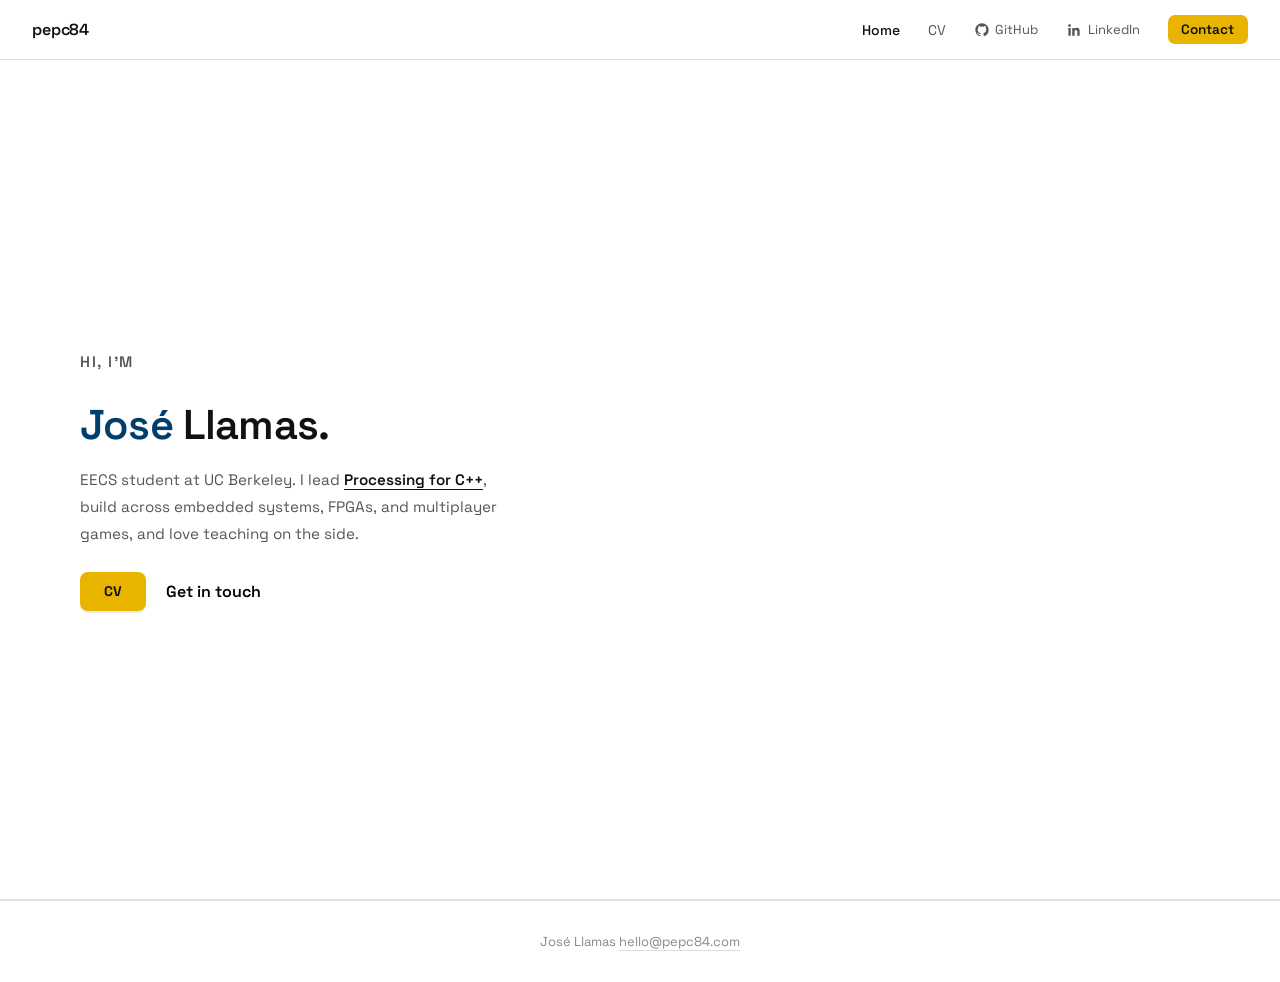
<file: index.html>
<!DOCTYPE html>
<html lang="en">
<head>
  <meta charset="UTF-8">
  <meta name="viewport" content="width=device-width, initial-scale=1.0">
  <title>José Llamas</title>
  <meta name="description" content="Personal site of José Llamas — EECS student at UC Berkeley.">
  <link rel="preconnect" href="https://fonts.googleapis.com">
  <link rel="stylesheet" href="https://fonts.googleapis.com/css2?family=Space+Grotesk:wght@400;500;600&display=swap">
  <link rel="stylesheet" href="style.css">
</head>
<body>
<nav id="site-nav"></nav>
<div class="hero" style="align-items:center;">
  <div class="hero-left">
    <p class="section-label">Hi, I'm</p>
    <h1><span class="blue">José</span> Llamas.</h1>
    <p>
      EECS student at UC Berkeley. I lead <a href="https://processing-cpp.github.io" target="_blank" style="color:#111;font-weight:600;border-bottom:1px solid #111;">Processing for C++</a>,
      build across embedded systems, FPGAs, and multiplayer games, and love teaching on the side.
    </p>
    <div class="hero-actions">
      <a class="btn-yellow" href="/cv.html">CV</a>
      <button class="hero-link" style="background:none;border:none;cursor:pointer;font-family:inherit;font-size:inherit;padding:0;" onclick="document.getElementById('contact-modal').classList.add('open')">Get in touch</button>
    </div>
  </div>
</div>
<footer><p>José Llamas <a href="mailto:hello@pepc84.com">hello@pepc84.com</a></p></footer>
<script src="nav.js"></script>
</body>
</html>
</file>
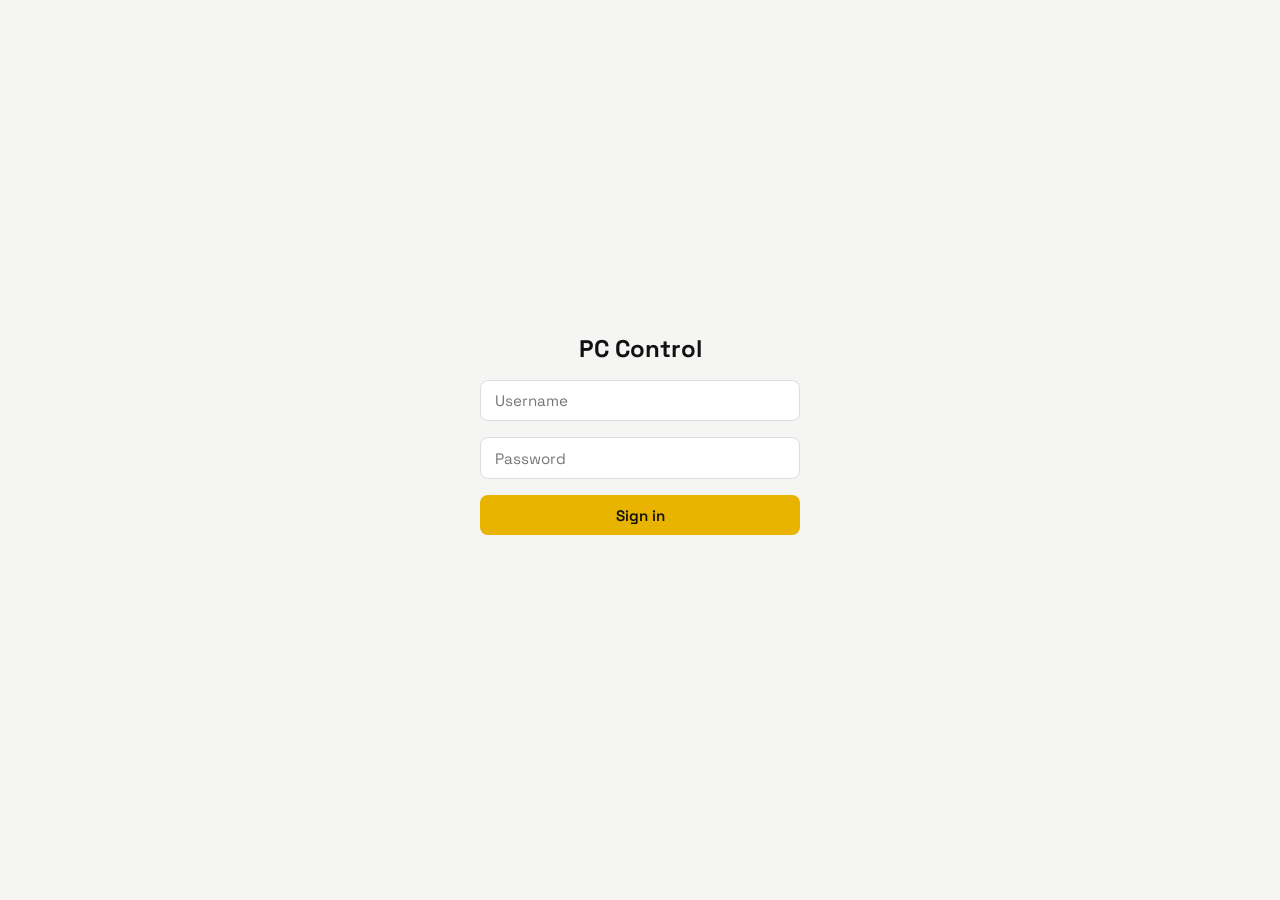
<file: control/index.html>
<!DOCTYPE html>
<html lang="en">
<head>
  <meta charset="UTF-8">
  <meta name="viewport" content="width=device-width, initial-scale=1.0, user-scalable=no">
  <title>PC Control · pepc84</title>
  <link rel="preconnect" href="https://fonts.googleapis.com">
  <link rel="stylesheet" href="https://fonts.googleapis.com/css2?family=Space+Grotesk:wght@400;500;600&display=swap">
  <style>
    *, *::before, *::after { box-sizing: border-box; margin: 0; padding: 0; }
    html, body {
      height: 100%; overflow: hidden;
      font-family: 'Space Grotesk', sans-serif;
      background: #f5f5f3; color: #111;
      touch-action: none; user-select: none; -webkit-user-select: none;
    }

    /* ── Login ── */
    #login-screen {
      display: flex; flex-direction: column; align-items: center; justify-content: center;
      height: 100%; gap: 1rem; padding: 2rem;
    }
    #login-screen h1 { font-size: 1.5rem; }
    #login-screen input {
      width: 100%; max-width: 320px; padding: 0.65rem 0.9rem;
      border: 1px solid #ddd; border-radius: 8px;
      font-family: inherit; font-size: 0.95rem;
      touch-action: auto; user-select: auto; -webkit-user-select: auto;
    }
    #login-screen input:focus { outline: none; border-color: #e8b400; }
    #login-btn {
      width: 100%; max-width: 320px; background: #e8b400; color: #111;
      border: none; border-radius: 8px; padding: 0.65rem;
      font-family: inherit; font-size: 0.95rem; font-weight: 600; cursor: pointer;
    }
    #login-btn:active { background: #d4a400; }
    #login-error { color: #c00; font-size: 0.85rem; min-height: 1.2em; }

    /* ── Main ── */
    #main-screen { display: none; flex-direction: column; height: 100%; }

    .top-bar {
      flex-shrink: 0; padding: 0.7rem 1rem 0.55rem;
      display: flex; flex-direction: column; gap: 0.55rem;
      background: #f5f5f3;
    }
    .title-row { display: flex; align-items: center; justify-content: space-between; }
    .title-row h1 { font-size: 1.05rem; }
    .title-actions { display: flex; align-items: center; gap: 0.6rem; }
    .status-row { display: flex; align-items: center; gap: 0.4rem; font-size: 0.75rem; color: #777; }
    .dot { width: 7px; height: 7px; border-radius: 50%; background: #ccc; }
    .dot.online  { background: #2a7a2a; }
    .dot.offline { background: #c00; }

    /* Camera toggle */
    #cam-toggle {
      background: none; border: 1px solid #ddd; border-radius: 7px;
      padding: 0.3rem 0.55rem; font-size: 1rem; cursor: pointer; line-height: 1;
    }
    #cam-toggle.active { border-color: #e8b400; background: #fffbe6; }

    .power-row { display: flex; align-items: center; gap: 1rem; }
    .power-wrap { position: relative; width: 52px; height: 52px; flex-shrink: 0; }
    #power-btn {
      width: 52px; height: 52px; border-radius: 50%;
      border: 2.5px solid #111; background: #fff;
      cursor: pointer; display: flex; align-items: center; justify-content: center;
      transition: background 0.12s, transform 0.08s;
      -webkit-touch-callout: none;
    }
    #power-btn:active { transform: scale(0.91); background: #f0f0f0; }
    #power-btn svg { pointer-events: none; }
    /* SVG progress ring overlay */
    #power-ring {
      position: absolute; inset: 0; pointer-events: none;
      transform: rotate(-90deg);
    }
    #power-ring circle {
      fill: none; stroke: #c00; stroke-width: 3;
      stroke-dasharray: 0 152; /* circumference ≈ 152 */
      transition: stroke-dasharray 0.1s linear;
      stroke-linecap: round;
    }
    .power-hint { font-size: 0.7rem; color: #999; }

    /* ── Trackpad ── */
    #trackpad-zone {
      flex: 1; position: relative; background: #ebe9e5;
      border-top: 1px solid #d8d6d2; overflow: hidden;
    }
    .pad-hint {
      position: absolute; inset: 0;
      display: flex; align-items: center; justify-content: center;
      font-size: 0.78rem; color: #bbb; pointer-events: none;
    }
    .ripple {
      position: absolute; border-radius: 50%; width: 60px; height: 60px;
      background: rgba(0,0,0,0.09);
      transform: translate(-50%,-50%) scale(0);
      animation: ripple 0.35s ease-out forwards; pointer-events: none;
    }
    @keyframes ripple { to { transform: translate(-50%,-50%) scale(2.5); opacity: 0; } }

    /* ── Bottom ── */
    .bottom-bar {
      flex-shrink: 0; padding: 0.5rem 1rem 0.75rem;
      background: #f5f5f3; border-top: 1px solid #e0e0e0;
      display: flex; flex-direction: column; gap: 0.45rem;
    }
    .click-btns { display: flex; gap: 0.5rem; }
    .click-btn {
      flex: 1; background: #fff; border: 1px solid #e0e0e0; border-radius: 8px;
      padding: 0.5rem; font-family: inherit; font-size: 0.82rem; font-weight: 500; cursor: pointer;
    }
    .click-btn:active { background: #e8b400; }

    .servo-row {
      display: flex; align-items: center; gap: 0.6rem;
    }
    .servo-row label { font-size: 0.82rem; font-weight: 500; white-space: nowrap; }
    #servo-slider {
      flex: 1; accent-color: #e8b400;
      touch-action: auto;
    }
    #servo-val { font-size: 0.82rem; color: #555; width: 2.2rem; text-align: right; }
    #servo-btn {
      background: #e8b400; color: #111; border: none; border-radius: 8px;
      padding: 0.5rem 0.75rem; font-family: inherit; font-weight: 600;
      font-size: 0.82rem; cursor: pointer; white-space: nowrap;
    }
    #servo-btn:active { background: #d4a400; }

    .type-row { display: flex; gap: 0.5rem; align-items: stretch; }
    #type-input {
      flex: 1; padding: 0.5rem 0.75rem; border: 1px solid #ddd; border-radius: 8px;
      font-family: inherit; font-size: 0.88rem;
      touch-action: auto; user-select: auto; -webkit-user-select: auto;
    }
    #type-input:focus { outline: none; border-color: #e8b400; }
    #type-btn {
      background: #e8b400; color: #111; border: none; border-radius: 8px;
      padding: 0.5rem 0.9rem; font-family: inherit; font-weight: 600; cursor: pointer;
      font-size: 0.88rem; white-space: nowrap; transition: background 0.15s;
    }
    #type-btn:active { background: #d4a400; }
    #type-btn.ok  { background: #2a7a2a; color: #fff; }
    #type-btn.err { background: #c00;    color: #fff; }

    /* ── Webcam overlay ── */
    #cam-panel {
      display: none; position: fixed; inset: 0; z-index: 100;
      background: #000; flex-direction: column; position: fixed;
    }
    #cam-panel.open { display: flex; }
    #cam-img {
      flex: 1; width: 100%; object-fit: contain;
      transform-origin: center center;
      will-change: transform;
      cursor: zoom-in;
    }
    #cam-loading {
      position: absolute; inset: 0; display: flex; align-items: center;
      justify-content: center; color: #fff; font-size: 0.9rem; opacity: 0.6;
      pointer-events: none;
    }
    .cam-bar {
      display: flex; gap: 0.5rem; padding: 0.6rem 1rem;
      background: rgba(0,0,0,0.7);
    }
    .cam-bar button {
      flex: 1; background: rgba(255,255,255,0.15); color: #fff;
      border: 1px solid rgba(255,255,255,0.25); border-radius: 8px;
      padding: 0.5rem; font-family: inherit; font-size: 0.85rem; cursor: pointer;
    }
    .cam-bar button:active { background: rgba(255,255,255,0.3); }

    /* Zoom overlay buttons */
    #cam-zoom-overlay {
      position: absolute; top: 0.6rem; right: 0.6rem;
      display: flex; flex-direction: column; gap: 0.35rem;
      z-index: 10;
    }
    #cam-zoom-overlay button {
      width: 36px; height: 36px;
      background: rgba(0,0,0,0.55); color: #fff;
      border: 1px solid rgba(255,255,255,0.25); border-radius: 8px;
      font-family: inherit; font-size: 1rem; font-weight: 600;
      cursor: pointer; line-height: 1;
      display: flex; align-items: center; justify-content: center;
      backdrop-filter: blur(4px);
    }
    #cam-zoom-overlay button:active { background: rgba(255,255,255,0.25); }
    #cam-zoom-reset { font-size: 0.6rem !important; }

    /* Toast */
    #toast {
      position: fixed; bottom: 100px; left: 50%; transform: translateX(-50%);
      background: rgba(0,0,0,0.75); color: #fff;
      padding: 0.35rem 1rem; border-radius: 20px;
      font-size: 0.78rem; pointer-events: none;
      opacity: 0; transition: opacity 0.2s; white-space: nowrap; z-index: 50;
    }
    #toast.show { opacity: 1; }
  </style>
</head>
<body>

<!-- Login -->
<div id="login-screen">
  <h1>PC Control</h1>
  <input id="u-input" type="text" placeholder="Username" autocomplete="username">
  <input id="p-input" type="password" placeholder="Password" autocomplete="current-password">
  <button id="login-btn">Sign in</button>
  <p id="login-error"></p>
</div>

<!-- Main -->
<div id="main-screen">
  <div class="top-bar">
    <div class="title-row">
      <h1>PC Control</h1>
      <div class="title-actions">
        <div class="status-row">
          <div class="dot" id="status-dot"></div>
          <span id="status-text">Checking…</span>
        </div>
        <button id="cam-toggle" title="Webcam">📷</button>
      </div>
    </div>
    <div class="power-row">
      <div class="power-wrap">
        <button id="power-btn" title="Hold 5s to force off">
          <svg viewBox="0 0 24 24" fill="none" stroke="currentColor" stroke-width="2" width="26" height="26">
            <path d="M12 2v6M6.3 5.3a9 9 0 1 0 11.4 0"/>
          </svg>
        </button>
        <svg id="power-ring" viewBox="0 0 52 52" width="52" height="52">
          <circle cx="26" cy="26" r="24"/>
        </svg>
      </div>
      <span class="power-hint">Tap = press · Hold 5 s = force off</span>
    </div>
  </div>

  <div id="trackpad-zone">
    <div class="pad-hint">slide to move · tap to click · type anywhere</div>
  </div>

  <div class="bottom-bar">
    <div class="click-btns">
      <button class="click-btn" id="lclick-btn">Left click</button>
      <button class="click-btn" id="rclick-btn">Right click</button>
    </div>
    <div class="servo-row">
      <label>Servo</label>
      <input id="servo-slider" type="range" min="0" max="180" value="90">
      <span id="servo-val">90°</span>
      <button id="servo-btn">Set</button>
    </div>
    <div class="type-row">
      <input id="type-input" type="text" placeholder="Tap here to type on PC…">
      <button id="type-btn">Send</button>
    </div>
  </div>
</div>

<!-- Webcam panel -->
<div id="cam-panel">
  <img id="cam-img" alt="camera stream">
  <div id="cam-loading">Connecting to camera…</div>
  <div id="cam-zoom-overlay">
    <button id="cam-zoom-cycle">1×</button>
  </div>
  <div class="cam-bar">
    <button id="cam-fullscreen">⛶ Fullscreen</button>
    <button id="cam-close">✕ Close</button>
  </div>
</div>

<div id="toast"></div>

<script>
const BASE = 'https://pc.pepc84.com';

function api(endpoint, cmd) {
  fetch(BASE + endpoint, {
    method: 'POST', credentials: 'include',
    headers: { 'Content-Type': 'application/json' },
    body: JSON.stringify({ cmd })
  }).catch(() => {});
}

let toastTimer;
function toast(msg, dur = 1400) {
  const el = document.getElementById('toast');
  el.textContent = msg;
  el.classList.add('show');
  clearTimeout(toastTimer);
  toastTimer = setTimeout(() => el.classList.remove('show'), dur);
}

// ── Auth ──────────────────────────────────────────────────────────────────────
async function checkAuth() {
  try {
    const r = await fetch(BASE + '/me', { credentials: 'include' });
    if (r.ok) showMain();
  } catch {}
}

async function login() {
  const u = document.getElementById('u-input').value;
  const p = document.getElementById('p-input').value;
  const err = document.getElementById('login-error');
  err.textContent = '';
  try {
    const r = await fetch(BASE + '/login', {
      method: 'POST', credentials: 'include',
      headers: { 'Content-Type': 'application/json' },
      body: JSON.stringify({ username: u, password: p })
    });
    if (r.ok) showMain();
    else err.textContent = 'Wrong username or password.';
  } catch { err.textContent = 'Cannot reach ESP32.'; }
}

function showMain() {
  document.getElementById('login-screen').style.display = 'none';
  document.getElementById('main-screen').style.display  = 'flex';
  pollStatus();
  setInterval(pollStatus, 10000);
  // Auto-focus type input so typing works immediately
  setTimeout(() => document.getElementById('type-input').focus(), 300);
}

document.getElementById('login-btn').addEventListener('click', login);
document.getElementById('p-input').addEventListener('keydown', e => { if (e.key === 'Enter') login(); });

// ── Status ───────────────────────────────────────────────────────────────────
async function pollStatus() {
  const dot = document.getElementById('status-dot');
  const txt = document.getElementById('status-text');
  try {
    const r = await fetch(BASE + '/status', { credentials: 'include', signal: AbortSignal.timeout(4000) });
    if (r.ok) { dot.className = 'dot online'; txt.textContent = 'ESP32 online'; }
    else throw 0;
  } catch { dot.className = 'dot offline'; txt.textContent = 'ESP32 offline'; }
}

// ── Power ─────────────────────────────────────────────────────────────────────
const HOLD_MS  = 5000;
const CIRCUM   = 2 * Math.PI * 24; // ≈ 150.8
let powerTimer = null, powerRafId = null, powerStart = 0, powerHeld = false;
const powerBtn  = document.getElementById('power-btn');
const powerCirc = document.querySelector('#power-ring circle');
powerCirc.style.strokeDasharray = `0 ${CIRCUM}`;

function powerRingTick() {
  const frac = Math.min((performance.now() - powerStart) / HOLD_MS, 1);
  powerCirc.style.strokeDasharray = `${frac * CIRCUM} ${CIRCUM}`;
  if (frac < 1) powerRafId = requestAnimationFrame(powerRingTick);
}
function powerRingReset() {
  cancelAnimationFrame(powerRafId); powerRafId = null;
  powerCirc.style.strokeDasharray = `0 ${CIRCUM}`;
}

powerBtn.addEventListener('pointerdown', e => {
  e.stopPropagation(); e.preventDefault();
  powerBtn.setPointerCapture(e.pointerId);
  powerHeld = false;
  powerStart = performance.now();
  powerRafId = requestAnimationFrame(powerRingTick);
  powerTimer = setTimeout(() => {
    powerHeld = true; powerTimer = null;
    powerRingReset();
    api('/power', 'hold');
    toast('Force off sent');
  }, HOLD_MS);
});
function powerRelease() {
  powerRingReset();
  if (powerTimer) {
    clearTimeout(powerTimer); powerTimer = null;
    if (!powerHeld) { api('/power', 'press'); toast('Power pressed'); }
  }
  powerHeld = false;
}
powerBtn.addEventListener('pointerup',     e => { e.stopPropagation(); powerRelease(); });
powerBtn.addEventListener('pointercancel', e => { e.stopPropagation(); powerRelease(); });
powerBtn.addEventListener('contextmenu', e => e.preventDefault());

// ── Click buttons ─────────────────────────────────────────────────────────────
document.getElementById('lclick-btn').addEventListener('pointerdown', e => e.stopPropagation());
document.getElementById('rclick-btn').addEventListener('pointerdown', e => e.stopPropagation());
document.getElementById('lclick-btn').addEventListener('click', () => api('/mouse', 'mc:1'));
document.getElementById('rclick-btn').addEventListener('click', () => api('/mouse', 'mc:2'));

// ── Type ──────────────────────────────────────────────────────────────────────
const typeInput = document.getElementById('type-input');
const typeBtn   = document.getElementById('type-btn');

typeInput.addEventListener('pointerdown', e => e.stopPropagation());
typeBtn.addEventListener('pointerdown',   e => e.stopPropagation());

// Intercept special keys from the type input and forward them as key commands
typeInput.addEventListener('keydown', e => {
  if (e.repeat) return; // ignore held-key repeats
  const specials = {
    'F1':'f1','F2':'f2','F3':'f3','F4':'f4','F5':'f5','F6':'f6',
    'F7':'f7','F8':'f8','F9':'f9','F10':'f10','F11':'f11','F12':'f12',
    'Tab':'tab','Escape':'escape','Delete':'delete','Backspace':'backspace',
    'ArrowUp':'up','ArrowDown':'down','ArrowLeft':'left','ArrowRight':'right',
    'Home':'home','End':'end','PageUp':'pageup','PageDown':'pagedown',
  };

  // Build modifier prefix
  let prefix = '';
  if (e.ctrlKey)  prefix += 'ctrl+';
  if (e.altKey)   prefix += 'alt+';
  if (e.metaKey)  prefix += 'win+';
  if (e.shiftKey && specials[e.key]) prefix += 'shift+'; // shift+special only

  if (e.key === 'Enter') {
    // Enter without ctrl/alt = send typed text; with modifier = forward Enter
    if (!e.ctrlKey && !e.altKey && !e.metaKey) {
      e.preventDefault();
      sendType();
      return;
    }
  }

  if (specials[e.key]) {
    e.preventDefault();
    api('/key', prefix + specials[e.key]);
    return;
  }

  // Ctrl/Alt/Meta + letter → forward as key combo, don't type locally
  if ((e.ctrlKey || e.altKey || e.metaKey) && e.key.length === 1) {
    e.preventDefault();
    api('/key', prefix + e.key.toLowerCase());
  }
  // All other keys (printable chars, space, backspace) pass through to the input normally
  // They accumulate in the input and get sent on Enter or Send button
});

async function sendType() {
  const val = typeInput.value;
  if (!val) return;

  typeBtn.textContent = '…';
  typeBtn.disabled = true;

  try {
    const r = await fetch(BASE + '/mouse', {
      method: 'POST', credentials: 'include',
      headers: { 'Content-Type': 'application/json' },
      body: JSON.stringify({ cmd: 'type:' + val })
    });
    if (r.ok) {
      typeInput.value = '';
      typeBtn.classList.add('ok');
      typeBtn.textContent = 'Sent';
    } else {
      typeBtn.classList.add('err');
      typeBtn.textContent = 'Err';
      toast('ESP32 error');
    }
  } catch {
    typeBtn.classList.add('err');
    typeBtn.textContent = 'Err';
    toast('Cannot reach ESP32');
  }

  setTimeout(() => {
    typeBtn.classList.remove('ok', 'err');
    typeBtn.textContent = 'Send';
    typeBtn.disabled = false;
    typeInput.focus(); // keep focus so they can keep typing
  }, 1000);
}

typeBtn.addEventListener('click', sendType);

// ── Servo ─────────────────────────────────────────────────────────────────────
const servoSlider = document.getElementById('servo-slider');
const servoVal    = document.getElementById('servo-val');
const servoBtn    = document.getElementById('servo-btn');

servoSlider.addEventListener('input', () => {
  servoVal.textContent = servoSlider.value + '°';
});
servoSlider.addEventListener('pointerdown', e => e.stopPropagation());

servoBtn.addEventListener('pointerdown', e => e.stopPropagation());
servoBtn.addEventListener('click', () => {
  fetch(BASE + '/servo', {
    method: 'POST', credentials: 'include',
    headers: { 'Content-Type': 'application/json' },
    body: JSON.stringify({ angle: parseInt(servoSlider.value) })
  }).catch(() => {});
});

// ── Trackpad ──────────────────────────────────────────────────────────────────
const zone = document.getElementById('trackpad-zone');
let pt = null, accX = 0, accY = 0, lastSend = 0;
const SENS     = 3.5;
const THROTTLE = 35;
const TAP_DIST = 8;

function spawnRipple(x, y) {
  const r = document.createElement('div');
  r.className = 'ripple';
  r.style.left = x + 'px'; r.style.top = y + 'px';
  zone.appendChild(r);
  r.addEventListener('animationend', () => r.remove());
}

zone.addEventListener('pointerdown', e => {
  zone.setPointerCapture(e.pointerId);
  pt = { x: e.clientX, y: e.clientY, startX: e.clientX, startY: e.clientY, moved: false };
  accX = accY = 0;
  e.preventDefault();
});

zone.addEventListener('pointermove', e => {
  if (!pt) return;
  const dx = (e.clientX - pt.x) * SENS;
  const dy = (e.clientY - pt.y) * SENS;
  accX += dx; accY += dy;
  pt.x = e.clientX; pt.y = e.clientY;
  if (Math.hypot(e.clientX - pt.startX, e.clientY - pt.startY) > TAP_DIST) pt.moved = true;

  const now = performance.now();
  if (now - lastSend >= THROTTLE) {
    const ix = Math.max(-127, Math.min(127, Math.round(accX)));
    const iy = Math.max(-127, Math.min(127, Math.round(accY)));
    if (ix !== 0 || iy !== 0) {
      api('/mouse', `m:${ix},${iy}`);
      accX -= ix; accY -= iy;
      lastSend = now;
    }
  }
});

zone.addEventListener('pointerup', e => {
  if (!pt) return;
  if (!pt.moved) {
    const rect = zone.getBoundingClientRect();
    spawnRipple(e.clientX - rect.left, e.clientY - rect.top);
    api('/mouse', 'mc:1');
  }
  pt = null; accX = accY = 0;
});

zone.addEventListener('pointercancel', () => { pt = null; accX = accY = 0; });

// ── Webcam (MJPEG stream from ESP32S3) ───────────────────────────────────────
const camPanel      = document.getElementById('cam-panel');
const camImg        = document.getElementById('cam-img');
const camLoading    = document.getElementById('cam-loading');
const camToggle     = document.getElementById('cam-toggle');
const camClose      = document.getElementById('cam-close');
const camFullscreen = document.getElementById('cam-fullscreen');

const STREAM_URL = 'https://pc.pepc84.com/stream?token=f5b73f383966e2c5277da113b90086c5f5d6da4368e0434e768e19321c9c001a';

function openCam() {
  camPanel.classList.add('open');
  camToggle.classList.add('active');
  camLoading.style.display = 'flex';
  camImg.src = STREAM_URL;
  camImg.onload = () => { camLoading.style.display = 'none'; };
  camImg.onerror = () => { camLoading.textContent = 'Camera unavailable'; };
}

function closeCam() {
  camImg.src = '';          // stop the stream
  camImg.onload = null;
  camImg.onerror = null;
  camPanel.classList.remove('open');
  camToggle.classList.remove('active');
  camLoading.textContent = 'Connecting to camera…';
  resetZoom();
  if (document.fullscreenElement) document.exitFullscreen().catch(() => {});
}

camToggle.addEventListener('click', () => {
  if (camPanel.classList.contains('open')) closeCam();
  else openCam();
});
camClose.addEventListener('click', closeCam);

// ── Zoom ──────────────────────────────────────────────────────────────────────
// We use a translate+scale approach where (originX, originY) is the focal point
// in panel-relative coordinates (pixels from panel top-left).
// transform: translate(tx, ty) scale(s)  — applied via CSS on the img.
const MIN_SCALE = 1, MAX_SCALE = 8;
let camScale = 1, camTx = 0, camTy = 0; // tx/ty in px

function clampTranslate(s, tx, ty) {
  const r = camPanel.getBoundingClientRect();
  // At scale s, the image is s× bigger. Max shift so edges stay visible.
  const maxX = r.width  * (s - 1) / 2;
  const maxY = r.height * (s - 1) / 2;
  return [
    Math.max(-maxX, Math.min(maxX, tx)),
    Math.max(-maxY, Math.min(maxY, ty))
  ];
}

function applyZoom() {
  [camTx, camTy] = clampTranslate(camScale, camTx, camTy);
  camImg.style.transform = `translate(${camTx}px, ${camTy}px) scale(${camScale})`;
  camImg.style.cursor = camScale > 1 ? 'grab' : 'zoom-in';
  const lbl = camScale === 1 ? '1×' : camScale.toFixed(1) + '×';
  const cycleBtn = document.getElementById('cam-zoom-cycle');
  if (cycleBtn) cycleBtn.textContent = lbl;
}

function resetZoom() { camScale = 1; camTx = 0; camTy = 0; zoomStepIdx = 0; applyZoom(); }

// Zoom toward a panel-relative focal point (px, py)
function zoomAt(newScale, px, py) {
  const r = camPanel.getBoundingClientRect();
  const cx = r.width / 2, cy = r.height / 2;
  // Focal offset from panel center
  const fx = px - cx, fy = py - cy;
  // Adjust translate so the point under the finger stays fixed
  camTx = fx - (fx - camTx) * (newScale / camScale);
  camTy = fy - (fy - camTy) * (newScale / camScale);
  camScale = newScale;
  applyZoom();
}

// Cycle button: 1 → 1.5 → 2 → 2.5 → … → 8 → 1
const ZOOM_STEPS = [];
for (let s = 1; s <= MAX_SCALE + 0.01; s += 0.5) ZOOM_STEPS.push(parseFloat(s.toFixed(1)));
let zoomStepIdx = 0;

const camZoomCycle = document.getElementById('cam-zoom-cycle');
camZoomCycle.addEventListener('click', () => {
  zoomStepIdx = (zoomStepIdx + 1) % ZOOM_STEPS.length;
  const newScale = ZOOM_STEPS[zoomStepIdx];
  if (newScale === 1) { resetZoom(); return; }
  // Scale from current position — keep pan, just change scale
  const ratio = newScale / camScale;
  camTx *= ratio; camTy *= ratio;
  camScale = newScale;
  applyZoom();
});

// Pinch-to-zoom + single-finger pan
let pinchDist0 = null, pinchScale0 = 1, pinchMidX = 0, pinchMidY = 0;
let panPt = null;

camImg.addEventListener('touchstart', e => {
  if (e.touches.length === 2) {
    e.preventDefault();
    const t0 = e.touches[0], t1 = e.touches[1];
    pinchDist0  = Math.hypot(t0.clientX - t1.clientX, t0.clientY - t1.clientY);
    pinchScale0 = camScale;
    const r = camPanel.getBoundingClientRect();
    pinchMidX = ((t0.clientX + t1.clientX) / 2) - r.left;
    pinchMidY = ((t0.clientY + t1.clientY) / 2) - r.top;
    panPt = null;
  } else if (e.touches.length === 1) {
    if (camScale > 1) e.preventDefault();
    panPt = { x: e.touches[0].clientX, y: e.touches[0].clientY, tx: camTx, ty: camTy };
    pinchDist0 = null;
  }
}, { passive: false });

camImg.addEventListener('touchmove', e => {
  if (e.touches.length === 2 && pinchDist0 !== null) {
    e.preventDefault();
    const t0 = e.touches[0], t1 = e.touches[1];
    const dist = Math.hypot(t0.clientX - t1.clientX, t0.clientY - t1.clientY);
    const newScale = Math.max(MIN_SCALE, Math.min(MAX_SCALE, pinchScale0 * dist / pinchDist0));
    // Translate to keep midpoint fixed, then scale
    const r = camPanel.getBoundingClientRect();
    const midX = ((t0.clientX + t1.clientX) / 2) - r.left;
    const midY = ((t0.clientY + t1.clientY) / 2) - r.top;
    zoomAt(newScale, midX, midY);
  } else if (e.touches.length === 1 && panPt) {
    if (camScale > 1) {
      e.preventDefault();
      camTx = panPt.tx + (e.touches[0].clientX - panPt.x);
      camTy = panPt.ty + (e.touches[0].clientY - panPt.y);
      applyZoom();
    }
  }
}, { passive: false });

camImg.addEventListener('touchend', () => {
  if (camScale < 1.05) resetZoom();
  pinchDist0 = null; panPt = null;
});

// Double-tap: each tap zooms in 0.5× at that spot; at max loops back to 1×
let lastTap = 0;
camImg.addEventListener('click', e => {
  const now = Date.now();
  if (now - lastTap < 300) {
    e.preventDefault();
    const r = camPanel.getBoundingClientRect();
    const px = e.clientX - r.left, py = e.clientY - r.top;
    const nextIdx = camScale >= MAX_SCALE ? 0 : ZOOM_STEPS.indexOf(
      ZOOM_STEPS.find(s => s > camScale + 0.01) ?? ZOOM_STEPS[1]
    );
    zoomStepIdx = nextIdx;
    const newScale = ZOOM_STEPS[nextIdx];
    if (newScale === 1) resetZoom();
    else zoomAt(newScale, px, py);
  }
  lastTap = now;
});


camFullscreen.addEventListener('click', () => {
  if (!document.fullscreenElement) {
    camPanel.requestFullscreen().catch(() => {
      camImg.webkitEnterFullscreen && camImg.webkitEnterFullscreen();
    });
  } else {
    document.exitFullscreen();
  }
});

// ── Init ──────────────────────────────────────────────────────────────────────
checkAuth();
</script>
</body>
</html>
</file>
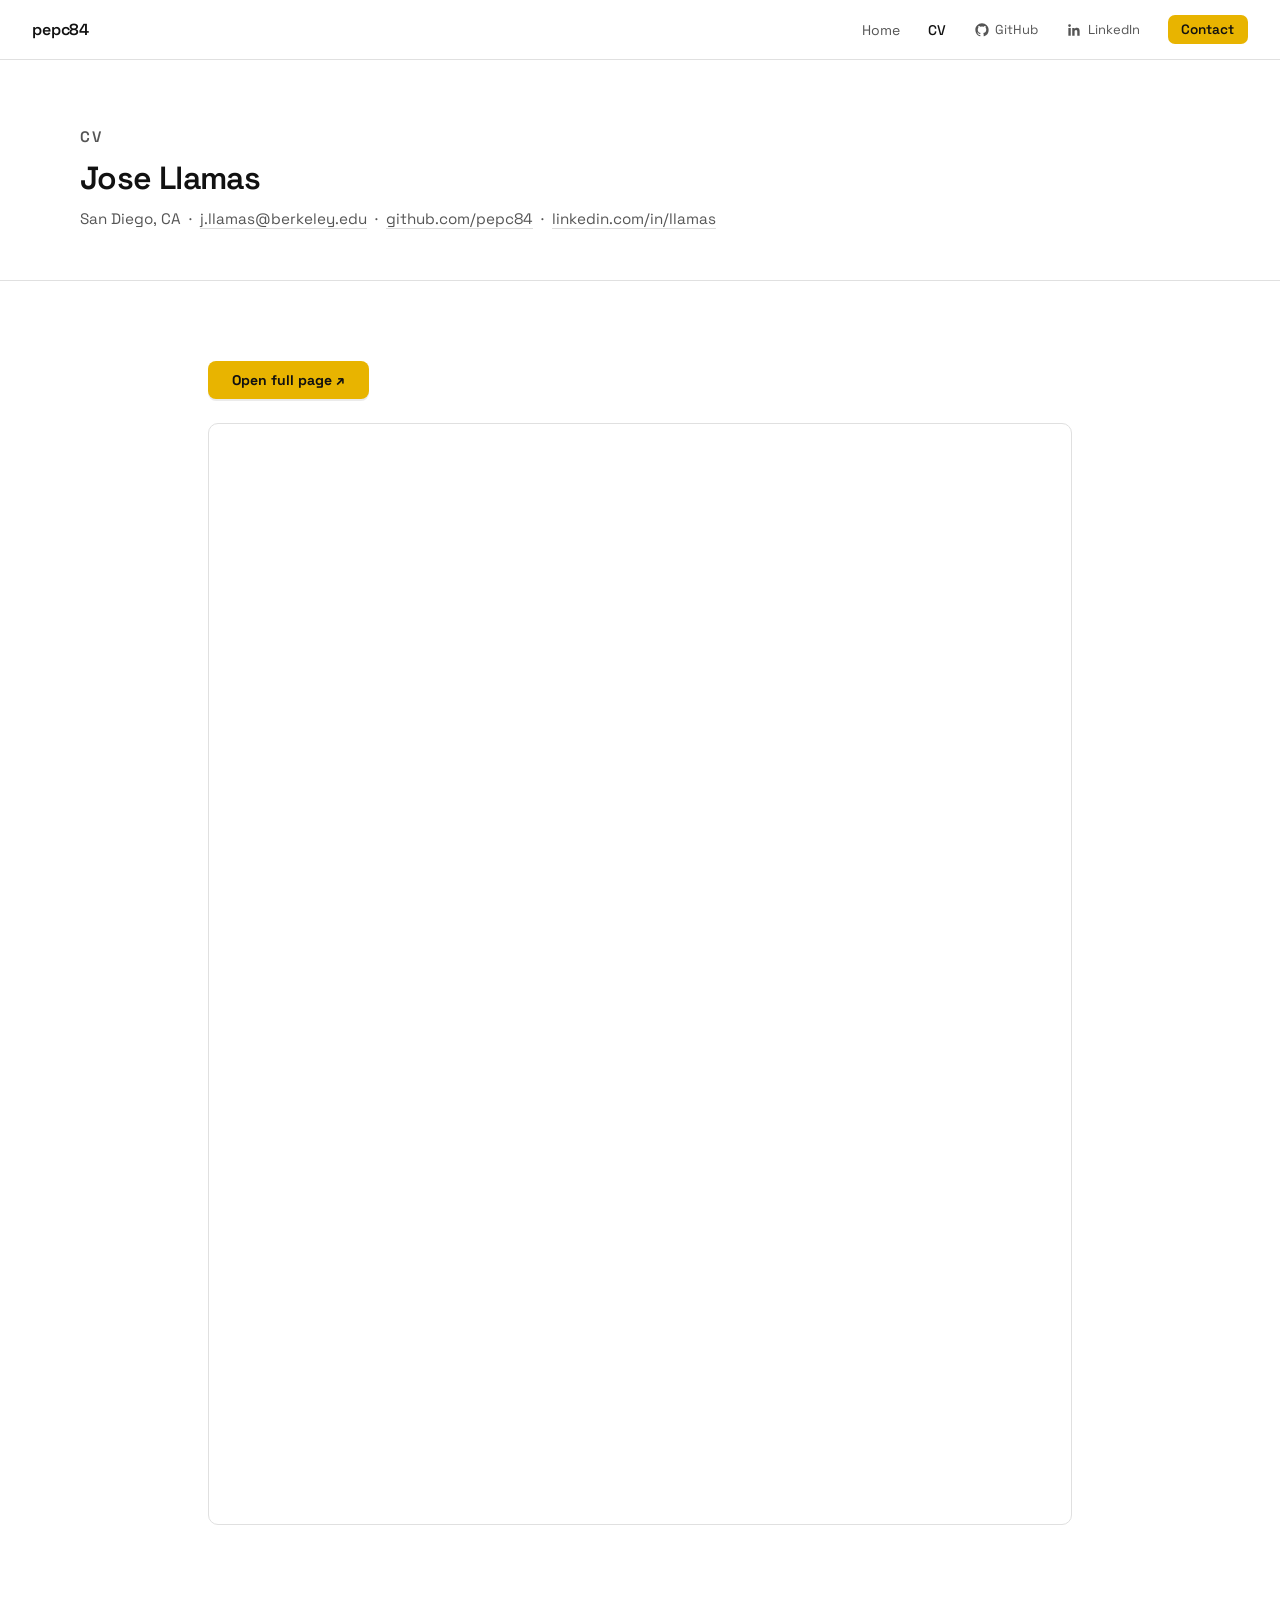
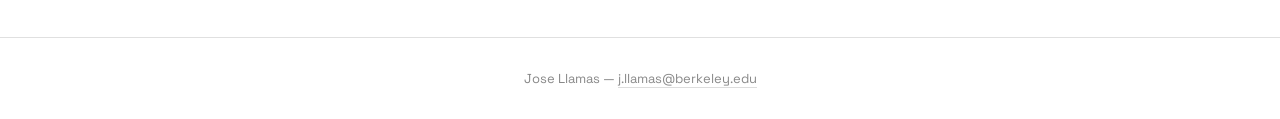
<file: cv.html>
<!DOCTYPE html>
<html lang="en">
<head>
  <meta charset="UTF-8">
  <meta name="viewport" content="width=device-width, initial-scale=1.0">
  <title>CV — Jose Llamas</title>
  <link rel="preconnect" href="https://fonts.googleapis.com">
  <link rel="stylesheet" href="https://fonts.googleapis.com/css2?family=Space+Grotesk:wght@400;500;600&display=swap">
  <link rel="stylesheet" href="style.css">
  <style>
    .cv-embed-wrap {
      width: 100%;
      border: 1px solid #e0e0e0;
      border-radius: 10px;
      overflow: hidden;
      margin-bottom: 2rem;
    }
    .cv-embed-wrap iframe {
      width: 100%;
      height: 1100px;
      border: none;
      display: block;
    }
    .cv-actions {
      display: flex;
      gap: 1rem;
      flex-wrap: wrap;
      margin-bottom: 1.5rem;
    }
  </style>
</head>
<body>

<nav id="site-nav"></nav>

<div class="page-hero">
  <p class="section-label">CV</p>
  <h1>Jose Llamas</h1>
  <p>
    San Diego, CA &nbsp;·&nbsp;
    <a href="mailto:j.llamas@berkeley.edu" style="color:#555;border-bottom:1px solid #ddd;">j.llamas@berkeley.edu</a> &nbsp;·&nbsp;
    <a href="https://github.com/pepc84" target="_blank" style="color:#555;border-bottom:1px solid #ddd;">github.com/pepc84</a> &nbsp;·&nbsp;
    <a href="https://linkedin.com/in/llamas" target="_blank" style="color:#555;border-bottom:1px solid #ddd;">linkedin.com/in/llamas</a>
  </p>
</div>

<div class="section">
  <div class="cv-actions">
    <a class="btn-yellow" href="https://docs.google.com/document/d/e/2PACX-1vTqhT8YbsJd73Hyt4DeXyLvJLCRG169Q15WaVYsypIWfP-ban_qMwUuKV_W9M47scJO2wLArgYtWS2N/pub" target="_blank" rel="noopener">Open full page ↗</a>
  </div>
  <div class="cv-embed-wrap">
    <iframe src="https://docs.google.com/document/d/e/2PACX-1vTqhT8YbsJd73Hyt4DeXyLvJLCRG169Q15WaVYsypIWfP-ban_qMwUuKV_W9M47scJO2wLArgYtWS2N/pub?embedded=true"></iframe>
  </div>
</div>

<footer>
  <p>Jose Llamas — <a href="mailto:j.llamas@berkeley.edu">j.llamas@berkeley.edu</a></p>
</footer>

<script src="nav.js"></script>
</body>
</html>
</file>
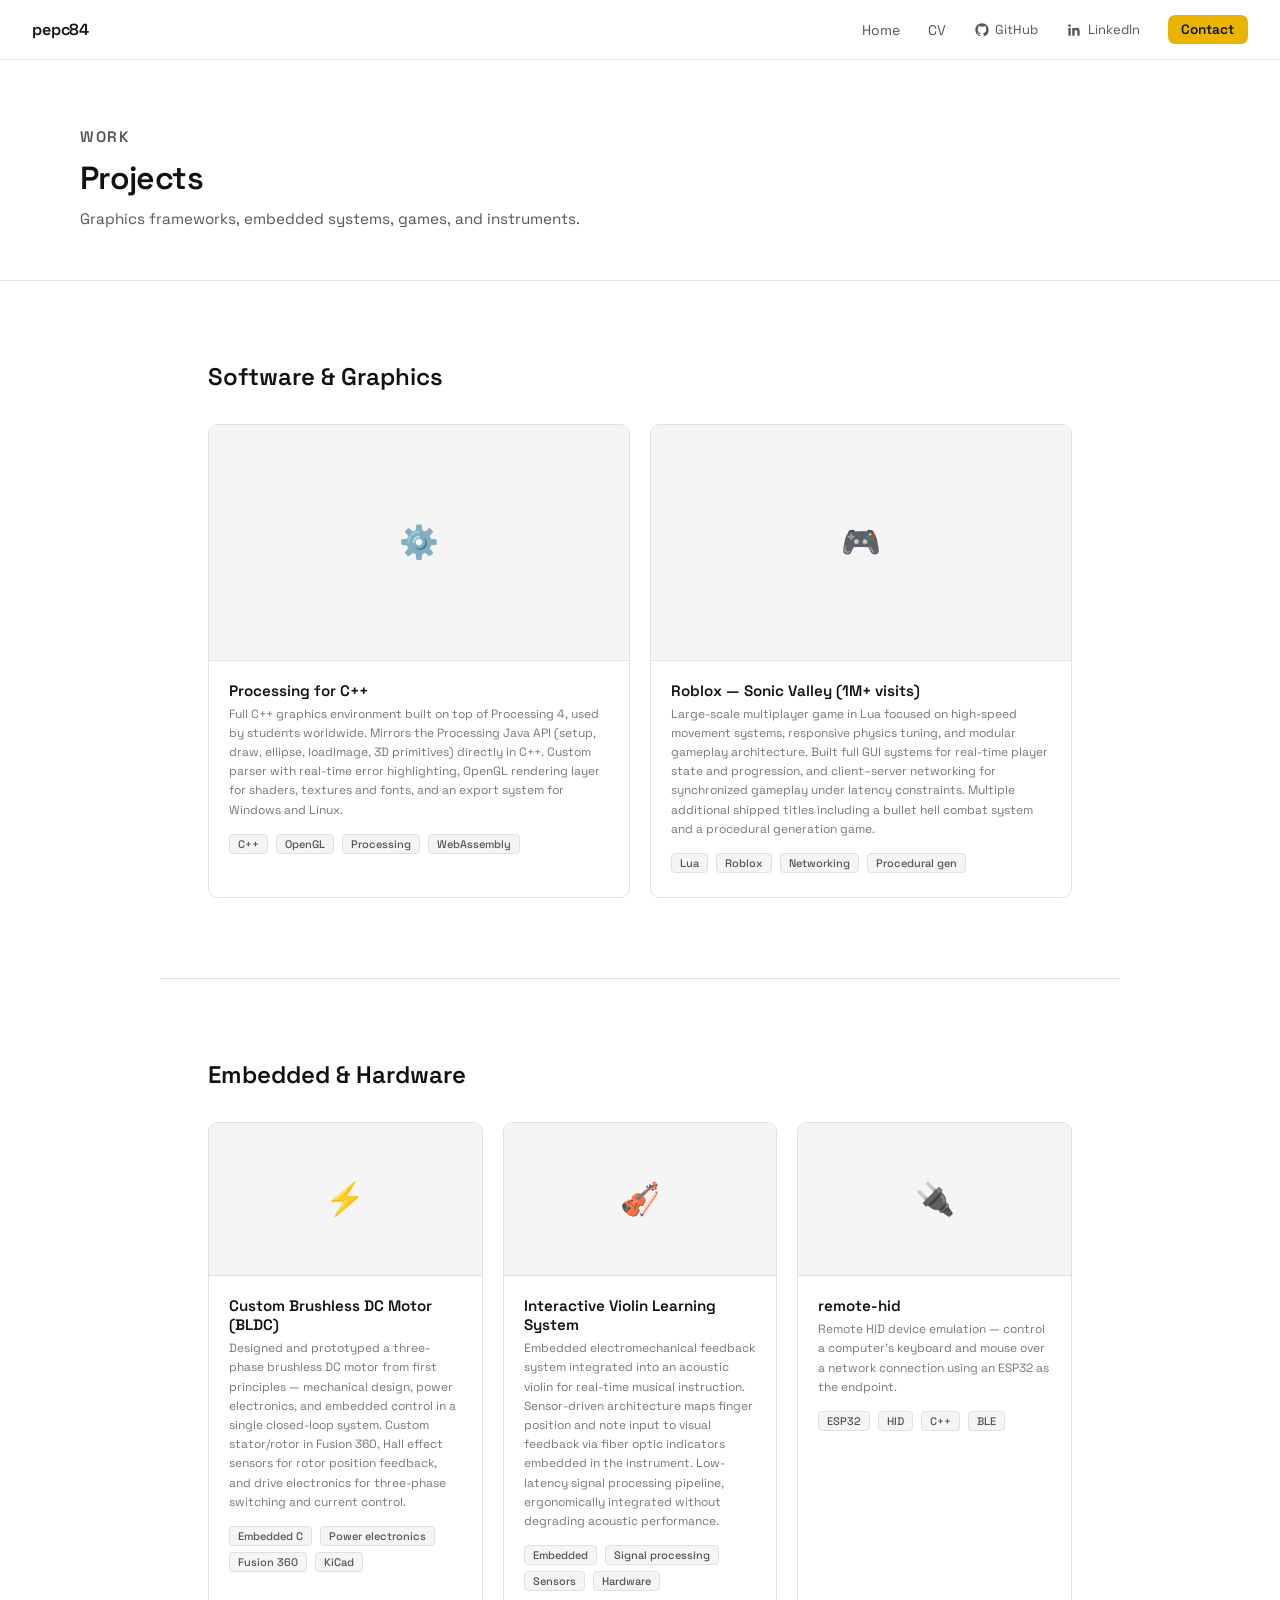
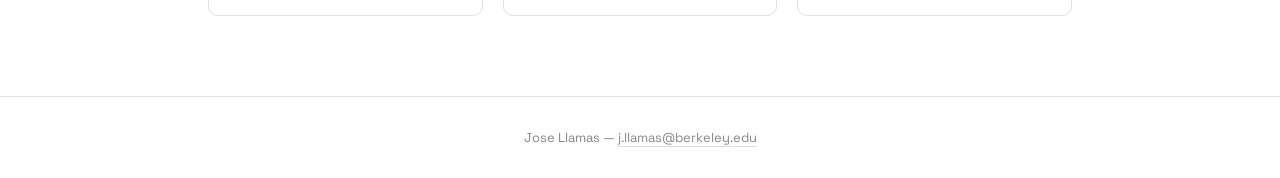
<file: projects.html>
<!DOCTYPE html>
<html lang="en">
<head>
  <meta charset="UTF-8">
  <meta name="viewport" content="width=device-width, initial-scale=1.0">
  <title>Projects — Jose Llamas</title>
  <link rel="preconnect" href="https://fonts.googleapis.com">
  <link rel="stylesheet" href="https://fonts.googleapis.com/css2?family=Space+Grotesk:wght@400;500;600&display=swap">
  <link rel="stylesheet" href="style.css">
</head>
<body>

<nav id="site-nav"></nav>

<div class="page-hero">
  <p class="section-label">Work</p>
  <h1>Projects</h1>
  <p>Graphics frameworks, embedded systems, games, and instruments.</p>
</div>

<div class="section">
  <h2>Software &amp; Graphics</h2>
  <div class="cards-grid">

    <a class="project-card" href="https://processing-cpp.github.io" target="_blank" rel="noopener">
      <div class="project-thumb">⚙️</div>
      <div class="project-info">
        <div class="project-card-title">Processing for C++</div>
        <div class="project-card-desc">
          Full C++ graphics environment built on top of Processing 4, used by students worldwide.
          Mirrors the Processing Java API (setup, draw, ellipse, loadImage, 3D primitives) directly
          in C++. Custom parser with real-time error highlighting, OpenGL rendering layer for shaders,
          textures and fonts, and an export system for Windows and Linux.
        </div>
        <span class="tag">C++</span>
        <span class="tag">OpenGL</span>
        <span class="tag">Processing</span>
        <span class="tag">WebAssembly</span>
      </div>
    </a>

    <div class="project-card" style="cursor:default;">
      <div class="project-thumb">🎮</div>
      <div class="project-info">
        <div class="project-card-title">Roblox — Sonic Valley (1M+ visits)</div>
        <div class="project-card-desc">
          Large-scale multiplayer game in Lua focused on high-speed movement systems,
          responsive physics tuning, and modular gameplay architecture. Built full GUI
          systems for real-time player state and progression, and client–server networking
          for synchronized gameplay under latency constraints. Multiple additional shipped
          titles including a bullet hell combat system and a procedural generation game.
        </div>
        <span class="tag">Lua</span>
        <span class="tag">Roblox</span>
        <span class="tag">Networking</span>
        <span class="tag">Procedural gen</span>
      </div>
    </div>

  </div>
</div>

<div class="section">
  <h2>Embedded &amp; Hardware</h2>
  <div class="cards-grid">

    <div class="project-card" style="cursor:default;">
      <div class="project-thumb">⚡</div>
      <div class="project-info">
        <div class="project-card-title">Custom Brushless DC Motor (BLDC)</div>
        <div class="project-card-desc">
          Designed and prototyped a three-phase brushless DC motor from first principles —
          mechanical design, power electronics, and embedded control in a single closed-loop
          system. Custom stator/rotor in Fusion 360, Hall effect sensors for rotor position
          feedback, and drive electronics for three-phase switching and current control.
        </div>
        <span class="tag">Embedded C</span>
        <span class="tag">Power electronics</span>
        <span class="tag">Fusion 360</span>
        <span class="tag">KiCad</span>
      </div>
    </div>

    <div class="project-card" style="cursor:default;">
      <div class="project-thumb">🎻</div>
      <div class="project-info">
        <div class="project-card-title">Interactive Violin Learning System</div>
        <div class="project-card-desc">
          Embedded electromechanical feedback system integrated into an acoustic violin
          for real-time musical instruction. Sensor-driven architecture maps finger position
          and note input to visual feedback via fiber optic indicators embedded in the instrument.
          Low-latency signal processing pipeline, ergonomically integrated without degrading
          acoustic performance.
        </div>
        <span class="tag">Embedded</span>
        <span class="tag">Signal processing</span>
        <span class="tag">Sensors</span>
        <span class="tag">Hardware</span>
      </div>
    </div>

    <a class="project-card" href="https://github.com/pepc84/remote-hid" target="_blank" rel="noopener">
      <div class="project-thumb">🔌</div>
      <div class="project-info">
        <div class="project-card-title">remote-hid</div>
        <div class="project-card-desc">
          Remote HID device emulation — control a computer's keyboard and mouse
          over a network connection using an ESP32 as the endpoint.
        </div>
        <span class="tag">ESP32</span>
        <span class="tag">HID</span>
        <span class="tag">C++</span>
        <span class="tag">BLE</span>
      </div>
    </a>

  </div>
</div>

<footer>
  <p>Jose Llamas — <a href="mailto:j.llamas@berkeley.edu">j.llamas@berkeley.edu</a></p>
</footer>

<script src="nav.js"></script>
</body>
</html>
</file>
<file: style.css>
@import url('https://fonts.googleapis.com/css2?family=Space+Grotesk:wght@400;500;600&display=swap');

* { margin: 0; padding: 0; box-sizing: border-box; }

body {
  font-family: 'Space Grotesk', -apple-system, BlinkMacSystemFont, sans-serif;
  color: #111;
  background: #fff;
}

a { color: #111; text-decoration: none; }

/* ── Nav ── */
#site-nav {
  border-bottom: 1px solid #e0e0e0;
  padding: 0 2rem;
  display: flex;
  align-items: center;
  justify-content: space-between;
  height: 60px;
  position: sticky;
  top: 0;
  background: #fff;
  z-index: 100;
}

.nav-logo {
  font-size: 1rem;
  font-weight: 600;
  letter-spacing: -0.01em;
}

.nav-logo span { color: #e8b400; }

.nav-links {
  display: flex;
  align-items: center;
  gap: 1.75rem;
}

.nav-links a {
  font-size: 14px;
  color: #555;
  transition: color 0.15s;
}

.nav-links a:hover,
.nav-links a.active { color: #111; font-weight: 500; }

.nav-links .nav-icon {
  display: flex;
  align-items: center;
  gap: 0.35rem;
  font-size: 13px;
  color: #555;
}

.nav-links .nav-icon:hover { color: #111; }

.nav-links .nav-icon svg { width: 16px; height: 16px; }

/* ── Hero ── */
.hero {
  min-height: calc(100vh - 60px);
  max-height: 600px;
  display: flex;
  align-items: center;
  padding: 0 5rem;
  gap: 4rem;
  border-bottom: 1px solid #e0e0e0;
  position: relative;
}

.hero-left { flex: 1; }

.hero-left h1 {
  font-size: 2.6rem;
  font-weight: 600;
  letter-spacing: -0.02em;
  line-height: 1.2;
  margin-bottom: 1rem;
}

.hero-left h1 .yellow { color: #e8b400; }
.hero-left h1 .blue { color: #003f6b; }

.hero-left p {
  font-size: 0.95rem;
  color: #555;
  line-height: 1.8;
  max-width: 440px;
  margin-bottom: 1.5rem;
}

.hero-actions {
  display: flex;
  align-items: center;
  gap: 1.25rem;
  flex-wrap: wrap;
}

.btn-yellow {
  display: inline-block;
  background: #e8b400;
  color: #111;
  font-size: 14px;
  font-weight: 700;
  padding: 0.65rem 1.5rem;
  border-radius: 8px;
  box-shadow: 0 2px 0 rgba(0,0,0,0.08);
  transition: transform 0.15s ease, box-shadow 0.15s ease;
}

.btn-yellow:hover {
  transform: translateY(-1px);
  box-shadow: 0 4px 10px rgba(232,180,0,0.35);
}

.btn-blue {
  display: inline-block;
  background: #003f6b;
  color: #fff;
  font-size: 14px;
  font-weight: 700;
  padding: 0.65rem 1.5rem;
  border-radius: 8px;
  box-shadow: 0 2px 0 rgba(0,0,0,0.08);
  transition: transform 0.15s ease;
}

.btn-blue:hover { transform: translateY(-1px); }

.hero-link {
  font-size: 14px;
  font-weight: 600;
  border-bottom: 1px solid #ccc;
  padding-bottom: 2px;
  transition: border-color 0.15s;
}

.hero-link:hover { border-bottom-color: #111; }

.hero-right {
  flex-shrink: 0;
  width: 320px;
  height: 380px;
  border-radius: 8px;
  overflow: hidden;
  box-shadow: 0 4px 24px rgba(0,0,0,0.08);
  border: 1px solid #e0e0e0;
  background: #fafafa;
  display: flex;
  align-items: center;
  justify-content: center;
}

.hero-right canvas { display: block; }

.scroll-hint {
  position: absolute;
  bottom: 1.5rem;
  left: 50%;
  transform: translateX(-50%);
  color: #bbb;
  font-size: 22px;
  animation: bounce 1.8s infinite;
}

@keyframes bounce {
  0%, 100% { transform: translateX(-50%) translateY(0); }
  50%       { transform: translateX(-50%) translateY(6px); }
}

/* ── Sections ── */
.section {
  max-width: 960px;
  margin: 0 auto;
  padding: 5rem 3rem;
}

.section + .section { border-top: 1px solid #e0e0e0; }

.section h2 {
  font-size: 1.5rem;
  font-weight: 600;
  margin-bottom: 2rem;
}

.section-label {
  font-size: 12px;
  font-weight: 600;
  text-transform: uppercase;
  letter-spacing: 0.1em;
  color: #e8b400;
  margin-bottom: 0.5rem;
}

/* ── Cards ── */
.cards-grid {
  display: grid;
  grid-template-columns: repeat(auto-fit, minmax(260px, 1fr));
  gap: 1.25rem;
}

.card {
  border: 1px solid #e0e0e0;
  border-radius: 10px;
  padding: 1.5rem;
  transition: border-color 0.15s, box-shadow 0.15s;
  display: block;
  color: #111;
}

.card:hover {
  border-color: #e8b400;
  box-shadow: 0 4px 16px rgba(232,180,0,0.12);
}

.card h3 {
  font-size: 1rem;
  font-weight: 600;
  margin-bottom: 0.4rem;
}

.card p {
  font-size: 13px;
  color: #777;
  line-height: 1.6;
  margin-bottom: 1rem;
}

.card-link {
  font-size: 13px;
  font-weight: 600;
  color: #e8b400;
  display: inline-block;
}

.card-link:hover { text-decoration: underline; }

/* tag pills */
.tag {
  display: inline-block;
  font-size: 11px;
  font-weight: 500;
  color: #555;
  background: #f5f5f5;
  border: 1px solid #e0e0e0;
  border-radius: 4px;
  padding: 2px 8px;
  margin: 0 4px 4px 0;
}

/* ── CV page ── */
.cv-block { margin-bottom: 3rem; }
.cv-block h3 { font-size: 1.1rem; font-weight: 600; margin-bottom: 1.5rem; }

.timeline-item {
  display: grid;
  grid-template-columns: 140px 1fr;
  gap: 1rem;
  padding: 1.25rem 0;
  border-top: 1px solid #e0e0e0;
}

.timeline-item:last-child { border-bottom: 1px solid #e0e0e0; }

.timeline-date {
  font-size: 12px;
  color: #999;
  padding-top: 2px;
}

.timeline-content h4 {
  font-size: 0.95rem;
  font-weight: 600;
  margin-bottom: 0.2rem;
}

.timeline-content .place {
  font-size: 13px;
  color: #555;
  margin-bottom: 0.5rem;
}

.timeline-content p {
  font-size: 13px;
  color: #777;
  line-height: 1.6;
}

/* skills section on CV */
.skills-list {
  display: flex;
  flex-wrap: wrap;
  gap: 8px;
}

.skill-pill {
  font-size: 13px;
  font-weight: 500;
  padding: 6px 14px;
  border: 1px solid #e0e0e0;
  border-radius: 999px;
  color: #333;
}

/* ── Projects page header ── */
.page-hero {
  border-bottom: 1px solid #e0e0e0;
  padding: 4rem 5rem 3rem;
}

.page-hero h1 {
  font-size: 2rem;
  font-weight: 600;
  letter-spacing: -0.02em;
  margin-bottom: 0.5rem;
}

.page-hero p {
  font-size: 0.95rem;
  color: #555;
  line-height: 1.7;
}

/* project cards with image area */
.project-card {
  border: 1px solid #e0e0e0;
  border-radius: 10px;
  overflow: hidden;
  transition: border-color 0.15s, box-shadow 0.15s;
  display: block;
  color: #111;
}

.project-card:hover {
  border-color: #e8b400;
  box-shadow: 0 4px 16px rgba(232,180,0,0.12);
}

.project-card:hover .project-card-title { color: #e8b400; }

.project-thumb {
  width: 100%;
  aspect-ratio: 16/9;
  background: #f5f5f5;
  border-bottom: 1px solid #e0e0e0;
  display: flex;
  align-items: center;
  justify-content: center;
  font-size: 2rem;
  color: #ddd;
}

.project-info { padding: 1.25rem; }

.project-card-title {
  font-size: 0.95rem;
  font-weight: 600;
  margin-bottom: 0.3rem;
  transition: color 0.15s;
}

.project-card-desc {
  font-size: 12px;
  color: #777;
  line-height: 1.6;
  margin-bottom: 0.75rem;
}

/* ── Footer ── */
footer {
  border-top: 1px solid #e0e0e0;
  padding: 2rem;
  text-align: center;
  font-size: 13px;
  color: #888;
}

footer a { color: #888; border-bottom: 1px solid #ddd; }
footer a:hover { color: #111; border-color: #111; }

/* ── Mobile ── */
@media (max-width: 768px) {
  .hero {
    flex-direction: column;
    padding: 2rem 1.25rem;
    max-height: none;
    gap: 2rem;
  }
  .hero-right { width: 100%; height: 260px; }
  .page-hero { padding: 2.5rem 1.25rem 2rem; }
  .section { padding: 3rem 1.25rem; }
  .timeline-item { grid-template-columns: 1fr; gap: 0.25rem; }
  .nav-links { gap: 1rem; }
}
</file>
